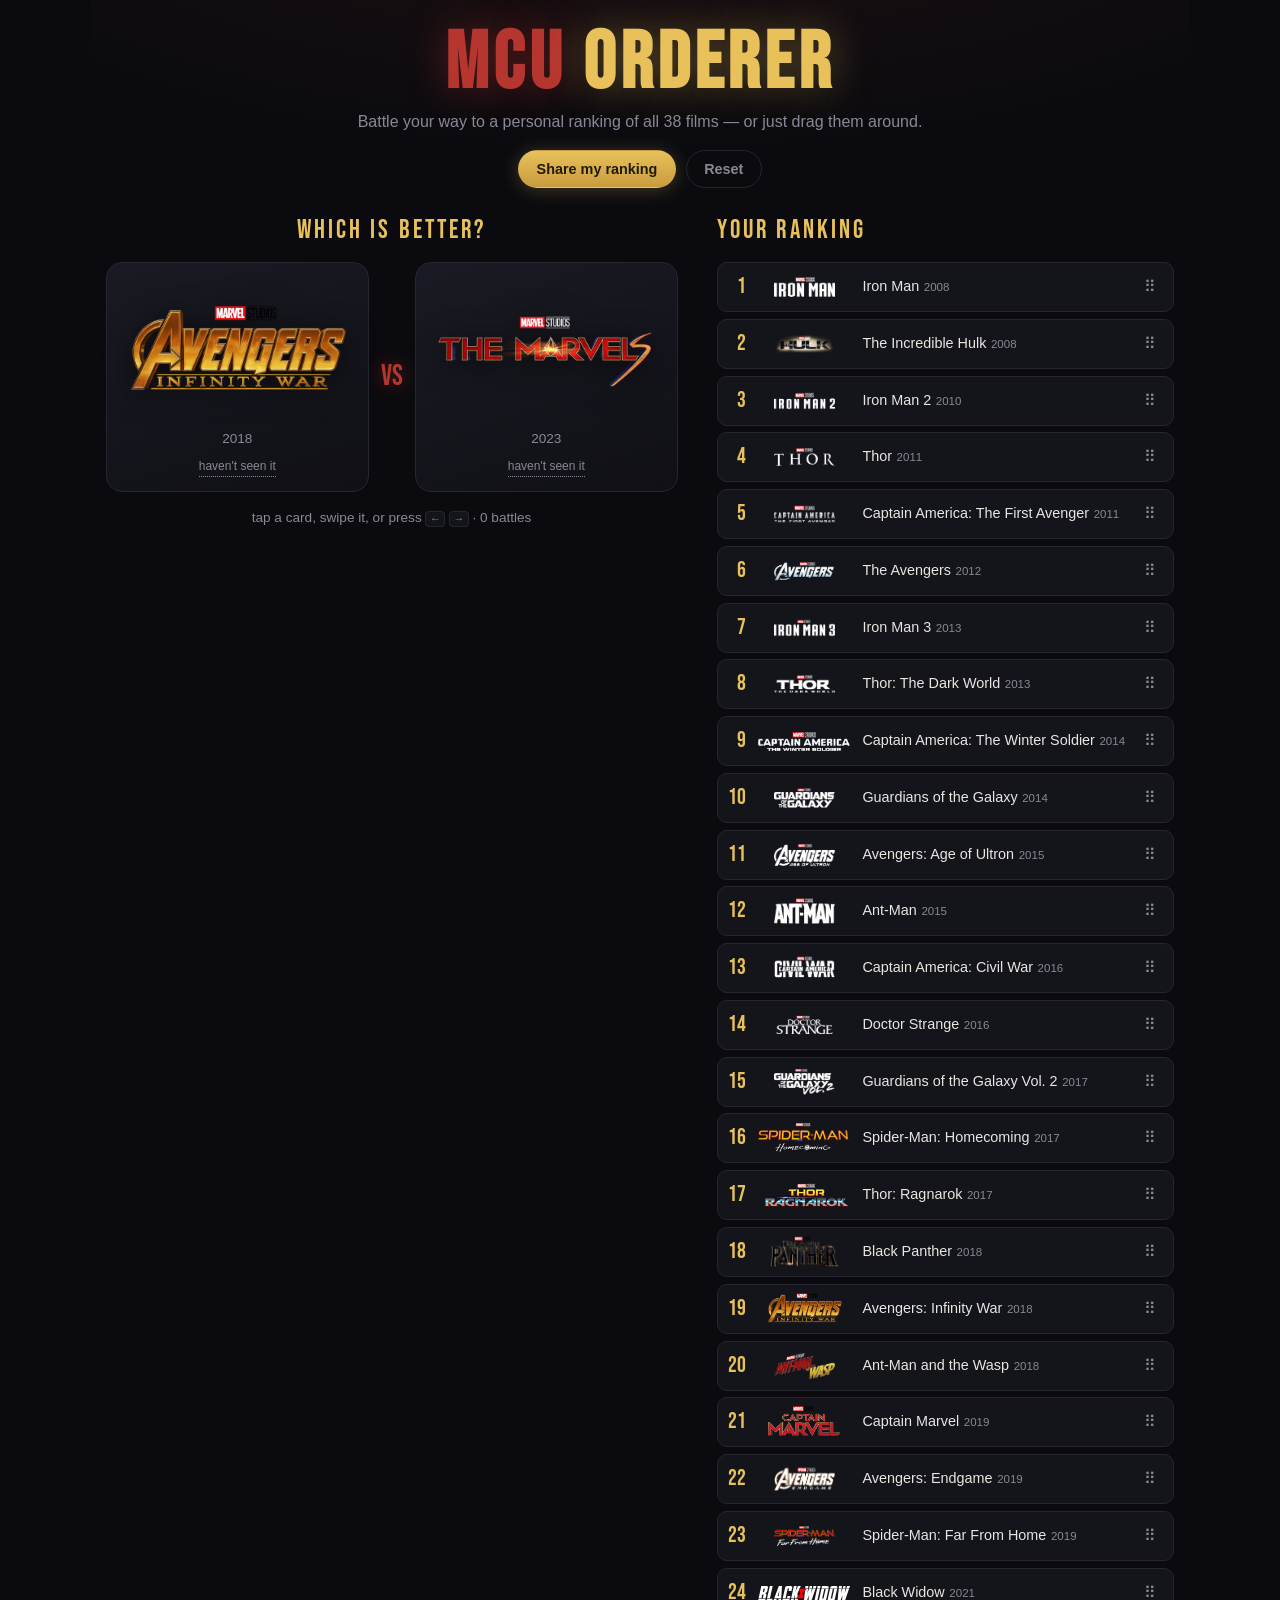
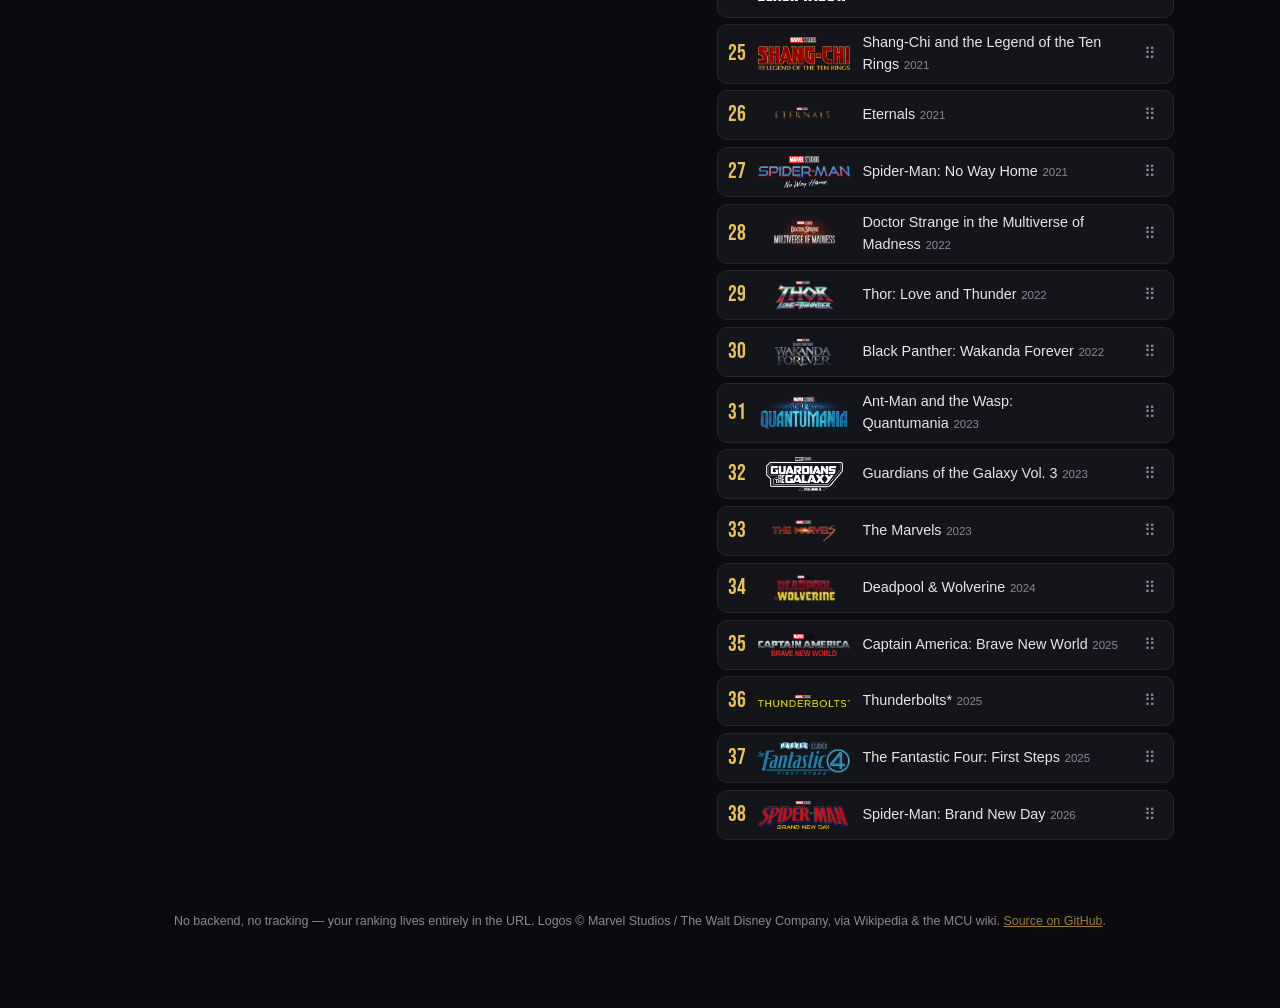
<file: index.html>
<!DOCTYPE html>
<html lang="en">
<head>
  <meta charset="utf-8">
  <meta name="viewport" content="width=device-width, initial-scale=1">
  <title>MCU Orderer</title>
  <meta name="description" content="Rank every MCU movie — swipe battles or drag-and-drop, share your ranking as a URL.">
  <link rel="preconnect" href="https://fonts.googleapis.com">
  <link rel="preconnect" href="https://fonts.gstatic.com" crossorigin>
  <link rel="stylesheet" href="https://fonts.googleapis.com/css2?family=Bebas+Neue&display=swap">
  <link rel="stylesheet" href="css/style.css">
  <link rel="icon" href="data:image/svg+xml,<svg xmlns='http://www.w3.org/2000/svg' viewBox='0 0 100 100'><text y='.9em' font-size='90'>🍿</text></svg>">
</head>
<body>
  <header>
    <h1>MCU <span>Orderer</span></h1>
    <p class="tagline">Battle your way to a personal ranking of all 38 films — or just drag them around.</p>
    <div class="actions">
      <button id="share" class="btn btn-gold">Share my ranking</button>
      <button id="reset" class="btn btn-ghost">Reset</button>
    </div>
  </header>

  <div id="fork-banner" hidden>
    <p>You're viewing <strong>someone else's ranking</strong>. It's read-only until you make it yours.</p>
    <div class="actions">
      <button id="fork-adopt" class="btn btn-gold">Start from this ranking</button>
      <button id="fork-own" class="btn btn-ghost" data-label-fresh="Make my own from scratch" data-label-keep="Keep my own ranking">Make my own from scratch</button>
    </div>
  </div>

  <main>
    <section id="battle" aria-label="Battle mode">
      <h2>Which is better?</h2>
      <div class="arena">
        <div class="battle-card" data-side="0">
          <div class="card-logo"></div>
          <div class="card-year"></div>
          <button class="unseen" type="button">haven't seen it</button>
        </div>
        <div class="vs" aria-hidden="true">VS</div>
        <div class="battle-card" data-side="1">
          <div class="card-logo"></div>
          <div class="card-year"></div>
          <button class="unseen" type="button">haven't seen it</button>
        </div>
      </div>
      <p class="battle-hint">tap a card, swipe it, or press <kbd>←</kbd> <kbd>→</kbd> · <span id="battle-count">0 battles</span></p>
      <p class="battle-empty battle-hint" hidden>Rank at least two movies to battle.</p>
    </section>

    <section id="ranking" aria-label="Your ranking">
      <h2>Your ranking</h2>
      <ol id="ranked-list" class="movie-list"></ol>
      <h2 id="unranked-head" class="hidden">Haven't seen</h2>
      <ol id="unranked-list" class="movie-list unranked hidden"></ol>
    </section>
  </main>

  <footer>
    <p>No backend, no tracking — your ranking lives entirely in the URL.
       Logos © Marvel Studios / The Walt Disney Company, via Wikipedia &amp; the MCU wiki.
       <a href="https://github.com/utterstep/mcu-orderer">Source on GitHub</a>.</p>
  </footer>

  <div id="toast" role="status" hidden>
    <span id="toast-msg"></span>
    <button id="toast-action" class="btn btn-ghost" hidden></button>
  </div>

  <script type="module" src="js/app.js"></script>
</body>
</html>
</file>
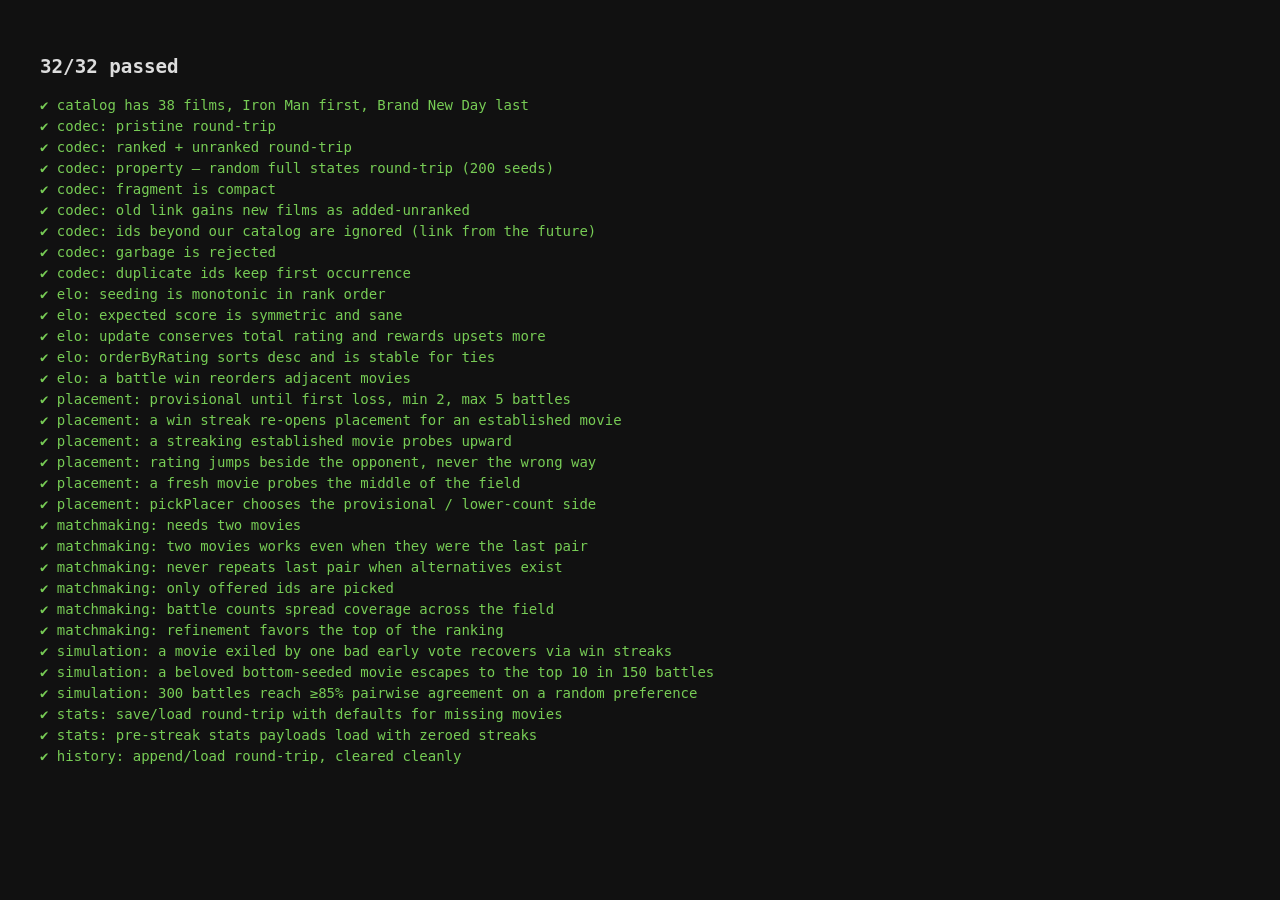
<file: tests/index.html>
<!DOCTYPE html>
<html lang="en">
<head>
  <meta charset="utf-8">
  <title>RUNNING</title>
  <style>
    body { font: 14px/1.5 ui-monospace, monospace; background: #111; color: #ddd; padding: 2rem; }
    .pass { color: #7c5; }
    .fail { color: #f66; }
    h1 { font-size: 1.2rem; }
  </style>
</head>
<body>
  <h1 id="summary">running…</h1>
  <div id="results"></div>
  <script type="module" src="tests.js"></script>
</body>
</html>
</file>
<file: css/style.css>
:root {
  --bg: #0b0b0f;
  --bg-raised: #14141b;
  --bg-card: linear-gradient(160deg, #1a1a24 0%, #101016 100%);
  --line: #26262f;
  --text: #e8e6e1;
  --text-dim: #8a8894;
  --gold: #e8c15a;
  --gold-dim: #9a7f39;
  --red: #b6362f;
  --display: 'Bebas Neue', 'Arial Narrow', 'Helvetica Neue', sans-serif;
  --body: -apple-system, BlinkMacSystemFont, 'Segoe UI', Roboto, sans-serif;
}

* { box-sizing: border-box; }

html { background: var(--bg); }

body {
  margin: 0 auto;
  max-width: 1100px;
  padding: 1.5rem 1rem 4rem;
  font: 16px/1.5 var(--body);
  color: var(--text);
  background:
    radial-gradient(1200px 500px at 50% -200px, rgba(182, 54, 47, 0.14), transparent 70%),
    var(--bg);
}

/* ---------- header ---------- */

header { text-align: center; margin-bottom: 1.5rem; }

h1 {
  font-family: var(--display);
  font-size: clamp(3rem, 9vw, 5rem);
  letter-spacing: 0.06em;
  line-height: 1;
  margin: 0;
  color: var(--red);
  text-shadow: 0 0 40px rgba(182, 54, 47, 0.45);
}
h1 span { color: var(--gold); text-shadow: 0 0 40px rgba(232, 193, 90, 0.35); }

.tagline { color: var(--text-dim); margin: 0.4rem 0 1rem; }

h2 {
  font-family: var(--display);
  font-weight: 400;
  font-size: 1.6rem;
  letter-spacing: 0.12em;
  color: var(--gold);
  margin: 0 0 0.75rem;
}

.actions { display: flex; gap: 0.6rem; justify-content: center; flex-wrap: wrap; }

.btn {
  font: 600 0.9rem/1 var(--body);
  padding: 0.65rem 1.1rem;
  border-radius: 999px;
  border: 1px solid transparent;
  cursor: pointer;
  transition: transform 0.1s, box-shadow 0.2s, background 0.2s;
}
.btn:active { transform: scale(0.96); }

.btn-gold {
  background: linear-gradient(180deg, var(--gold), #c99b3f);
  color: #201a08;
  box-shadow: 0 2px 18px rgba(232, 193, 90, 0.25);
}
.btn-gold:hover { box-shadow: 0 2px 26px rgba(232, 193, 90, 0.45); }

.btn-ghost {
  background: transparent;
  color: var(--text-dim);
  border-color: var(--line);
}
.btn-ghost:hover { color: var(--text); border-color: var(--text-dim); }

/* ---------- fork banner ---------- */

#fork-banner {
  background: var(--bg-raised);
  border: 1px solid var(--gold-dim);
  border-radius: 12px;
  padding: 1rem 1.25rem;
  margin: 0 0 1.5rem;
  text-align: center;
  box-shadow: 0 0 30px rgba(232, 193, 90, 0.12);
}
#fork-banner p { margin: 0 0 0.75rem; }

/* ---------- layout ---------- */

main { display: block; }

@media (min-width: 900px) {
  main {
    display: grid;
    grid-template-columns: minmax(0, 5fr) minmax(0, 4fr);
    gap: 2.5rem;
    align-items: start;
  }
  #battle { position: sticky; top: 1.5rem; }
}

body.viewing #battle { display: none; }
body.viewing main { display: block; max-width: 640px; margin: 0 auto; }

/* ---------- battle ---------- */

#battle { text-align: center; margin-bottom: 2.5rem; }

.arena {
  display: grid;
  grid-template-columns: 1fr auto 1fr;
  gap: 0.75rem;
  align-items: center;
}

.vs {
  font-family: var(--display);
  font-size: 1.8rem;
  color: var(--red);
  text-shadow: 0 0 18px rgba(182, 54, 47, 0.6);
}

.battle-card {
  background: var(--bg-card);
  border: 1px solid var(--line);
  border-radius: 16px;
  padding: 1.25rem 1rem 0.9rem;
  display: flex;
  flex-direction: column;
  align-items: center;
  gap: 0.5rem;
  min-height: 230px;
  justify-content: space-between;
  cursor: pointer;
  user-select: none;
  -webkit-user-select: none;
  touch-action: pan-y;
  transition: border-color 0.2s, box-shadow 0.2s;
  will-change: transform;
}
.battle-card:hover {
  border-color: var(--gold-dim);
  box-shadow: 0 0 30px rgba(232, 193, 90, 0.12);
}
.battle-card.dragging-card { transition: none; cursor: grabbing; }
.battle-card.fly-out { transition: transform 0.25s ease-in, opacity 0.25s; opacity: 0; }
.battle-card.fly-in { animation: fly-in 0.3s ease-out; }

@keyframes fly-in {
  from { transform: translateY(14px) scale(0.96); opacity: 0; }
  to { transform: none; opacity: 1; }
}

.card-logo {
  flex: 1;
  display: flex;
  align-items: center;
  justify-content: center;
  width: 100%;
}
.card-logo img {
  max-width: 100%;
  max-height: 120px;
  filter: drop-shadow(0 4px 14px rgba(0, 0, 0, 0.6));
  pointer-events: none;
}

.text-logo {
  font-family: var(--display);
  font-size: 1.7rem;
  line-height: 1.05;
  letter-spacing: 0.08em;
  color: var(--gold);
  text-shadow: 0 2px 20px rgba(232, 193, 90, 0.3);
  text-wrap: balance;
}

.card-year { color: var(--text-dim); font-size: 0.85rem; }

.unseen {
  font: 0.75rem/1 var(--body);
  color: var(--text-dim);
  background: none;
  border: none;
  border-bottom: 1px dotted var(--text-dim);
  padding: 0.2rem 0;
  cursor: pointer;
}
.unseen:hover { color: var(--text); border-color: var(--text); }

.battle-hint { color: var(--text-dim); font-size: 0.85rem; margin-top: 1rem; }
kbd {
  background: var(--bg-raised);
  border: 1px solid var(--line);
  border-radius: 4px;
  padding: 0.05rem 0.35rem;
  font-size: 0.8em;
}

/* ---------- ranking list ---------- */

.movie-list { list-style: none; margin: 0 0 1.5rem; padding: 0; }

.movie-list li {
  display: flex;
  align-items: center;
  gap: 0.75rem;
  background: var(--bg-raised);
  border: 1px solid var(--line);
  border-radius: 10px;
  padding: 0.45rem 0.65rem;
  margin-bottom: 0.4rem;
  will-change: transform;
}
.movie-list li.dragging {
  opacity: 0.85;
  border-color: var(--gold);
  box-shadow: 0 6px 30px rgba(0, 0, 0, 0.6);
  position: relative;
  z-index: 5;
}

.rank {
  font-family: var(--display);
  font-size: 1.35rem;
  color: var(--gold);
  min-width: 2ch;
  text-align: right;
}
.unranked .rank { visibility: hidden; }

.row-logo {
  width: 92px;
  min-width: 92px;
  height: 34px;
  display: flex;
  align-items: center;
  justify-content: center;
}
.row-logo img { max-width: 100%; max-height: 100%; }
.row-logo .text-logo { font-size: 0.95rem; letter-spacing: 0.05em; text-shadow: none; }

.row-title { flex: 1; font-size: 0.9rem; min-width: 0; }
.row-title .year { color: var(--text-dim); font-size: 0.8em; margin-left: 0.4em; }

.badge-new {
  font-size: 0.65rem;
  font-weight: 700;
  letter-spacing: 0.08em;
  color: #201a08;
  background: var(--gold);
  border-radius: 4px;
  padding: 0.1rem 0.3rem;
  margin-left: 0.4em;
  vertical-align: middle;
}

.handle {
  color: var(--text-dim);
  cursor: grab;
  touch-action: none;
  padding: 0.3rem 0.4rem;
  font-size: 1rem;
  line-height: 1;
  border-radius: 6px;
  user-select: none;
  -webkit-user-select: none;
}
.handle:hover { color: var(--gold); background: var(--line); }
body.viewing .handle, body.viewing .unseen { display: none; }

#unranked-head { color: var(--text-dim); }
.movie-list.unranked li { opacity: 0.65; }

.hidden { display: none; }
body.drag-active #unranked-head.hidden,
body.drag-active #unranked-list.hidden { display: block; }
body.drag-active #unranked-list.hidden {
  min-height: 3rem;
  border: 1px dashed var(--gold-dim);
  border-radius: 10px;
}

.drop-hint {
  border: 1px dashed var(--line);
  border-radius: 10px;
  color: var(--text-dim);
  text-align: center;
  padding: 0.6rem;
  font-size: 0.85rem;
}

/* ---------- toast / footer ---------- */

#toast {
  position: fixed;
  left: 50%;
  bottom: 1.5rem;
  transform: translateX(-50%);
  background: var(--bg-raised);
  border: 1px solid var(--gold-dim);
  border-radius: 999px;
  padding: 0.6rem 1.1rem;
  display: flex;
  align-items: center;
  gap: 0.75rem;
  box-shadow: 0 8px 40px rgba(0, 0, 0, 0.7);
  z-index: 10;
  animation: fly-in 0.2s ease-out;
}
#toast .btn { padding: 0.35rem 0.8rem; }
#toast[hidden] { display: none; }

/* ---------- debug panel (?debug) ---------- */

#debug {
  margin-top: 3rem;
  padding-top: 1.5rem;
  border-top: 1px dashed var(--line);
  font: 12px/1.5 ui-monospace, SFMono-Regular, Menlo, monospace;
}
#debug .dim { color: var(--text-dim); }
#debug .debug-cols { display: grid; grid-template-columns: 1fr; gap: 1.5rem; }
@media (min-width: 900px) { #debug .debug-cols { grid-template-columns: 1fr 1fr; } }
#debug table { border-collapse: collapse; width: 100%; }
#debug th, #debug td {
  text-align: left;
  padding: 0.15rem 0.6rem 0.15rem 0;
  border-bottom: 1px solid var(--line);
  white-space: nowrap;
}
#debug td:nth-child(2) { white-space: normal; }
#debug h3 { color: var(--gold-dim); font-weight: 600; margin: 0 0 0.5rem; }
#debug .debug-history { margin: 0; padding-left: 1.2rem; }
#debug .debug-history li { margin-bottom: 0.2rem; }

footer {
  margin-top: 3rem;
  color: var(--text-dim);
  font-size: 0.78rem;
  text-align: center;
}
footer a { color: var(--gold-dim); }

@media (max-width: 480px) {
  .arena { gap: 0.4rem; }
  .battle-card { min-height: 190px; padding: 0.9rem 0.6rem 0.7rem; }
  .text-logo { font-size: 1.3rem; }
}
</file>
